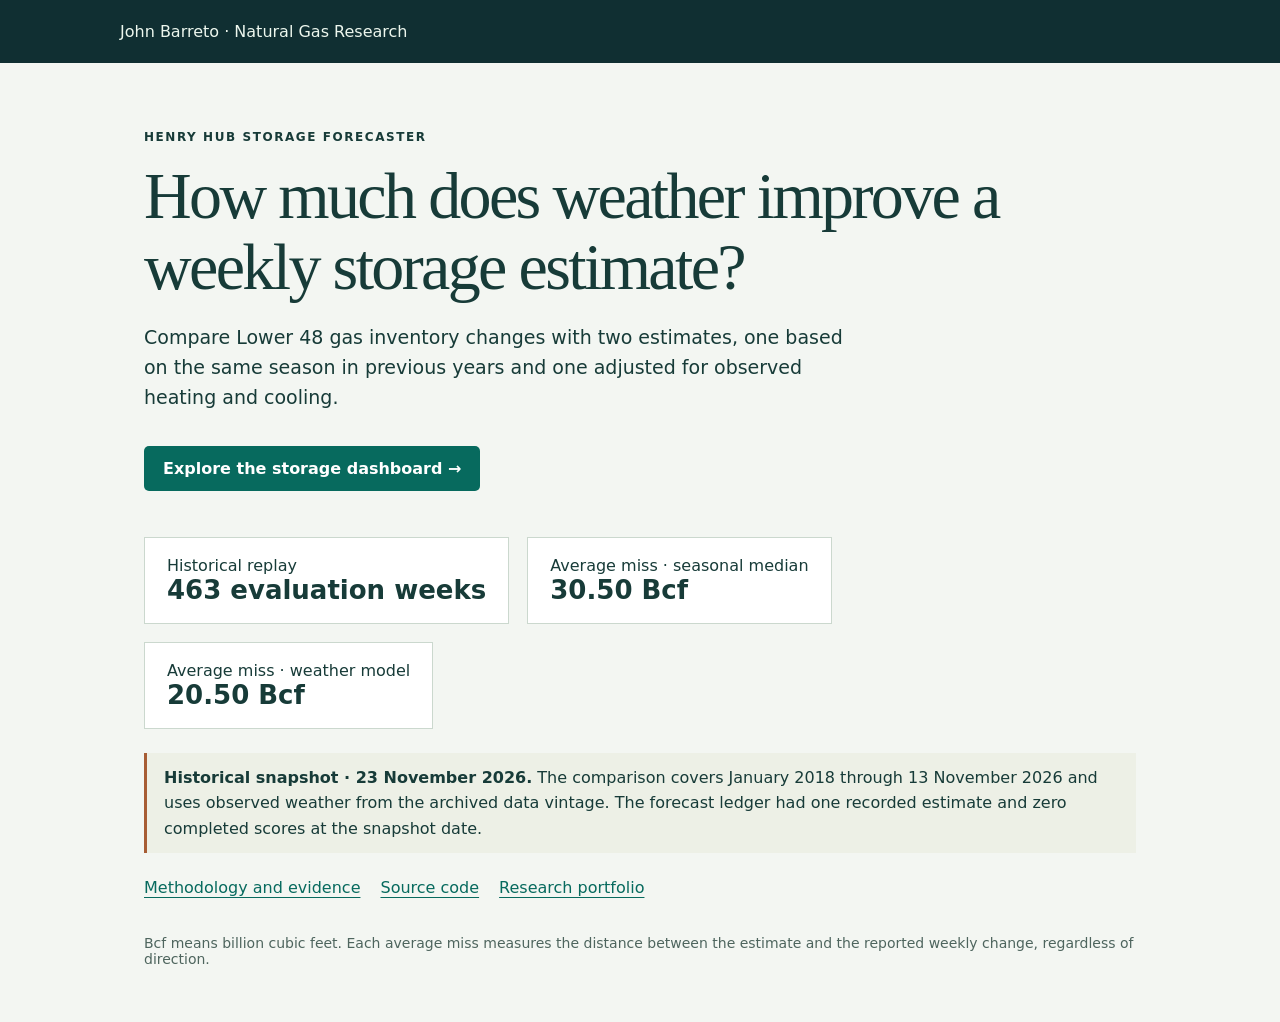
<file: index.html>
<!doctype html>
<html lang="en"><head><meta charset="utf-8"><meta name="viewport" content="width=device-width,initial-scale=1"><meta name="description" content="Inspect an archived Lower 48 storage nowcast, its seasonal benchmark, and historical model errors."><meta name="theme-color" content="#102f32"><title>Henry Hub Storage Forecaster · John Barreto</title>
<style>:root{color-scheme:light;font-family:system-ui,sans-serif;color:#173b38;background:#f3f6f2}*{box-sizing:border-box}body{margin:0}header{padding:22px max(24px,calc((100% - 1040px)/2));background:#102f32;color:#edf7ee}header a{color:inherit}main{max-width:1040px;margin:auto;padding:55px 24px}.eyebrow{text-transform:uppercase;letter-spacing:.13em;font-size:12px;font-weight:700}h1{font:normal clamp(36px,6vw,66px)/1.08 Georgia,serif;letter-spacing:-.04em;margin:16px 0}.intro{font-size:19px;max-width:720px;line-height:1.6}a{color:#076a5e;text-underline-offset:4px}.open{display:inline-block;background:#076a5e;color:white;padding:13px 19px;border-radius:5px;font-weight:650;text-decoration:none;margin:14px 0 22px}.facts{display:flex;flex-wrap:wrap;gap:18px;margin:24px 0}.facts>div{border:1px solid #cbd8ce;padding:18px 22px;min-width:240px;background:white}strong{display:block;font-size:26px}.note{border-left:3px solid #a75d35;padding:12px 17px;line-height:1.6;background:#edf0e6}nav{display:flex;flex-wrap:wrap;gap:20px;margin-top:25px}:focus-visible{outline:3px solid #ad6138;outline-offset:4px}footer{margin-top:38px;color:#4e655e;font-size:14px}.skip{position:absolute;left:8px;top:-80px;background:white;padding:9px}.skip:focus{top:8px}</style></head>
<body><a class="skip" href="#main">Skip to project</a><header>John Barreto · Natural Gas Research</header><main id="main"><p class="eyebrow">Henry Hub Storage Forecaster</p><h1>How much does weather improve a weekly storage estimate?</h1><p class="intro">Compare Lower 48 gas inventory changes with two estimates, one based on the same season in previous years and one adjusted for observed heating and cooling.</p><a class="open" href="lab/storage/">Explore the storage dashboard →</a><div class="facts"><div><span>Historical replay</span><strong>463 evaluation weeks</strong></div><div><span>Average miss · seasonal median</span><strong>30.50 Bcf</strong></div><div><span>Average miss · weather model</span><strong>20.50 Bcf</strong></div></div><p class="note"><b>Historical snapshot · 23 November 2026.</b> The comparison covers January 2018 through 13 November 2026 and uses observed weather from the archived data vintage. The forecast ledger had one recorded estimate and zero completed scores at the snapshot date.</p><nav aria-label="Project resources"><a href="https://github.com/NeuraX-JB/henry-hub-storage-forecaster/blob/main/lab/research/storage-weather.md">Methodology and evidence</a><a href="https://github.com/NeuraX-JB/henry-hub-storage-forecaster">Source code</a><a href="https://github.com/NeuraX-JB">Research portfolio</a></nav><footer>Bcf means billion cubic feet. Each average miss measures the distance between the estimate and the reported weekly change, regardless of direction.</footer></main></body></html>
</file>
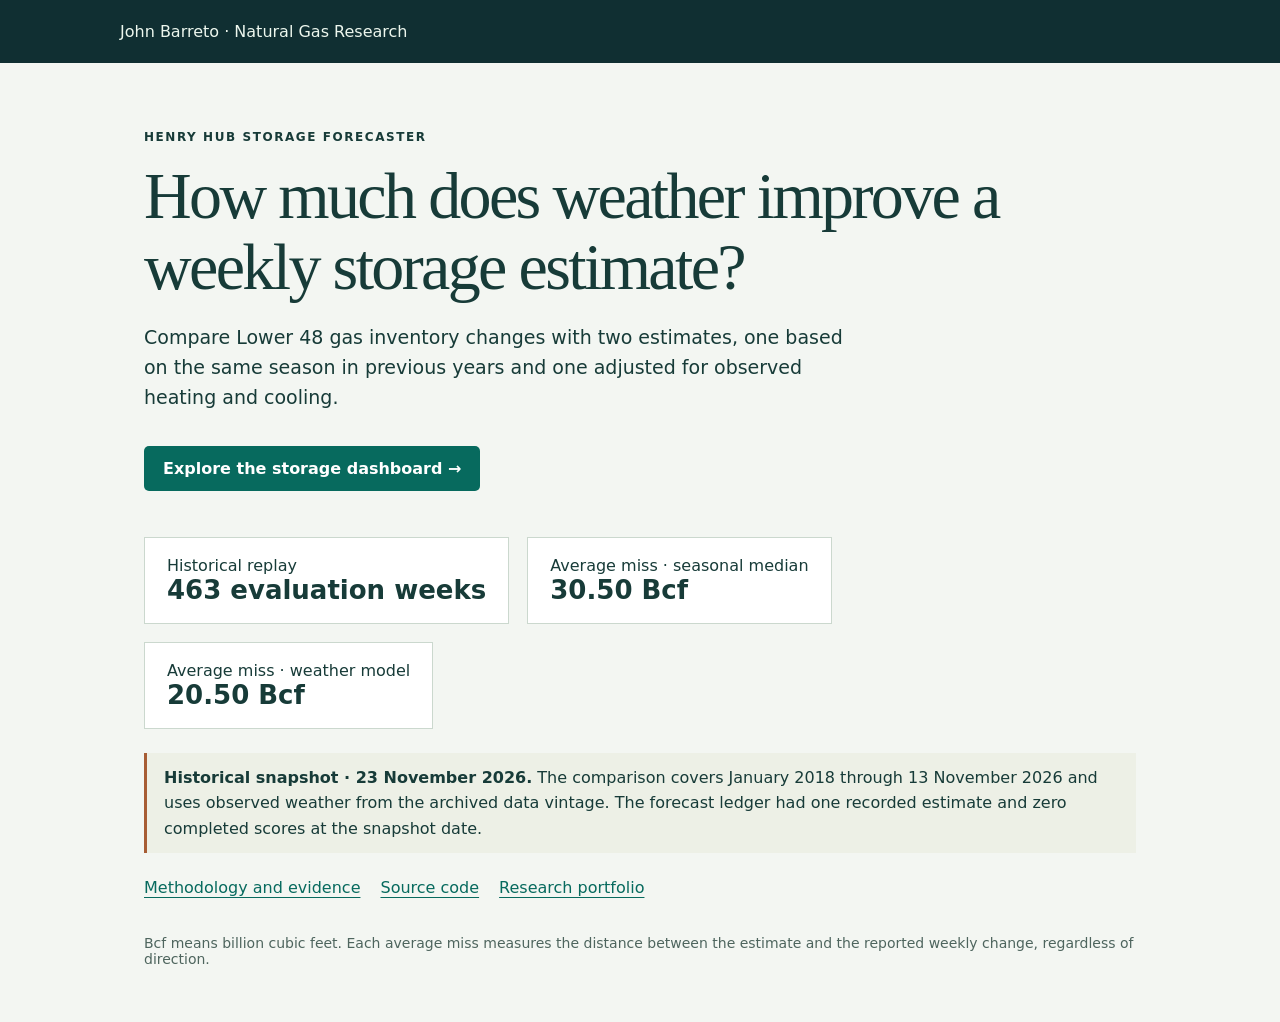
<file: lab/index.html>
<!doctype html><html lang="en"><head><meta charset="utf-8"><meta name="viewport" content="width=device-width,initial-scale=1"><meta http-equiv="refresh" content="0; url=../"><title>Project home</title></head><body><p><a href="../">Open the project home</a></p></body></html>
</file>
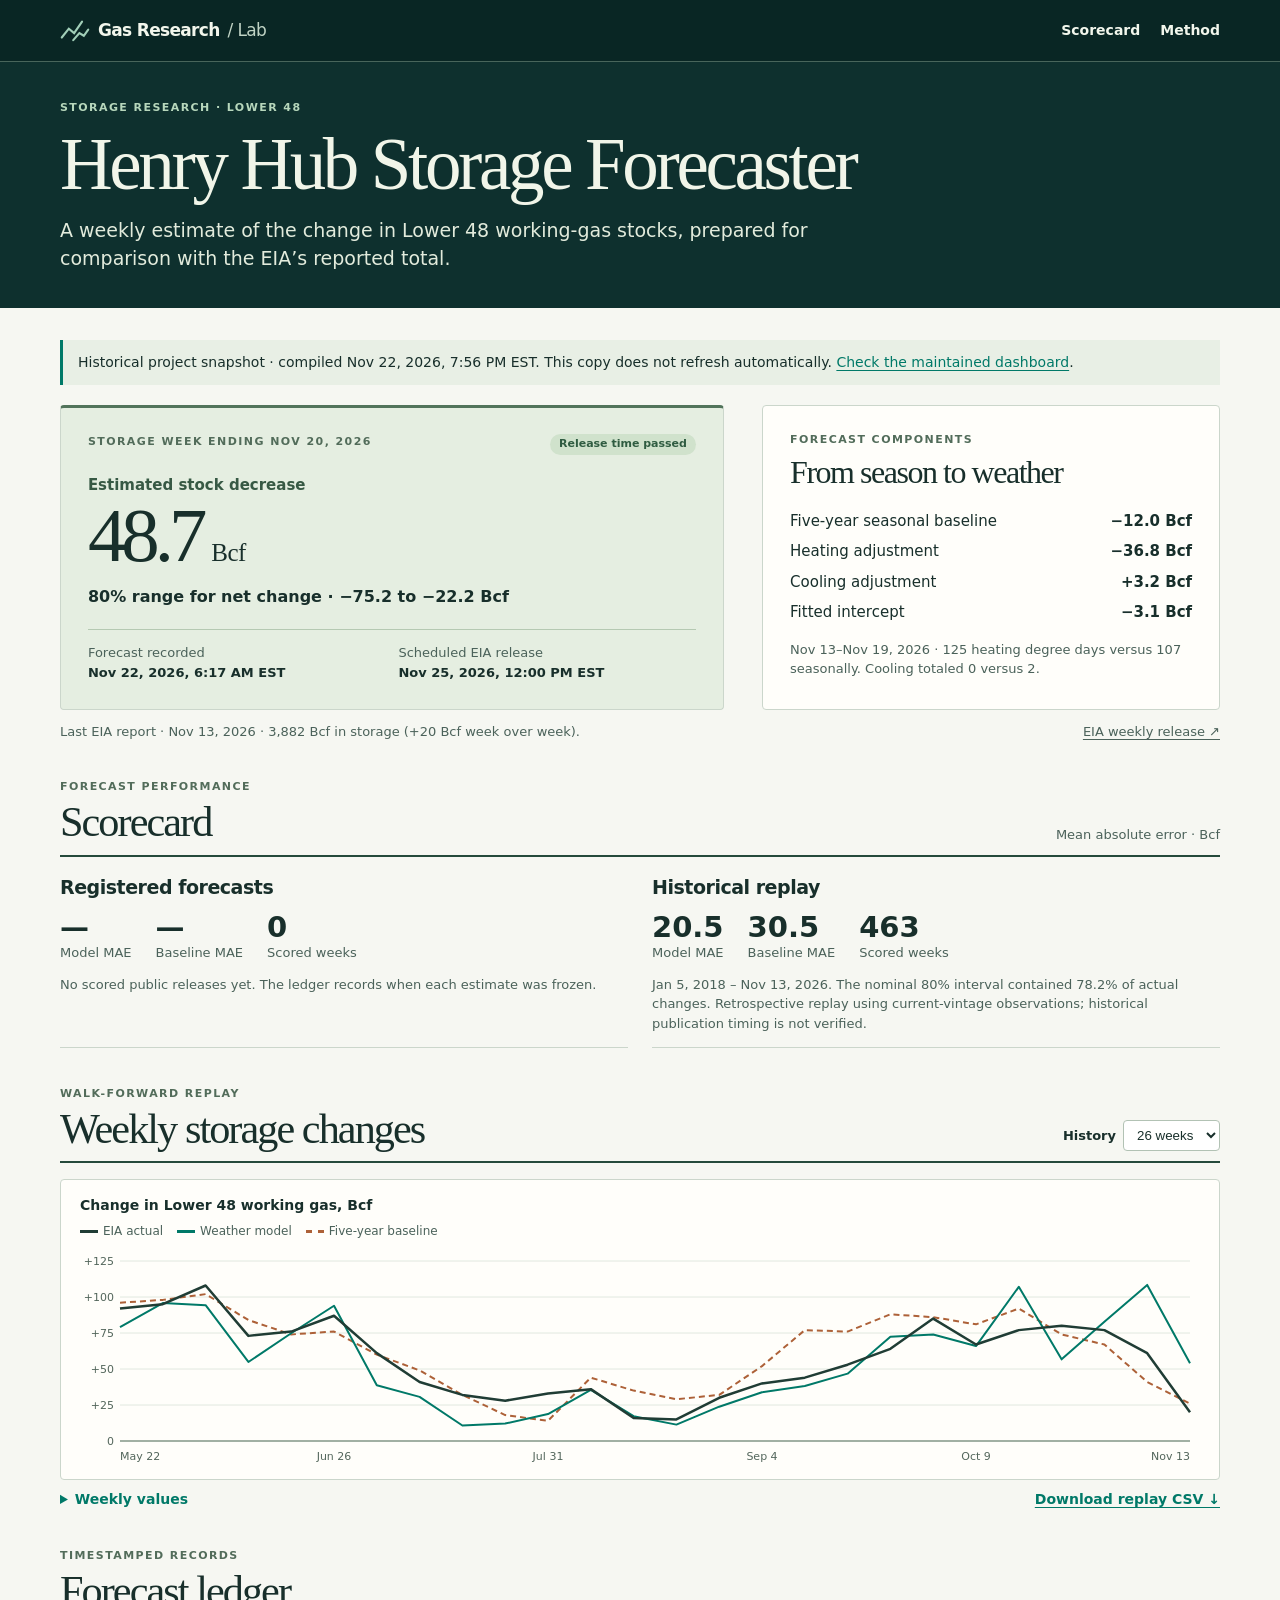
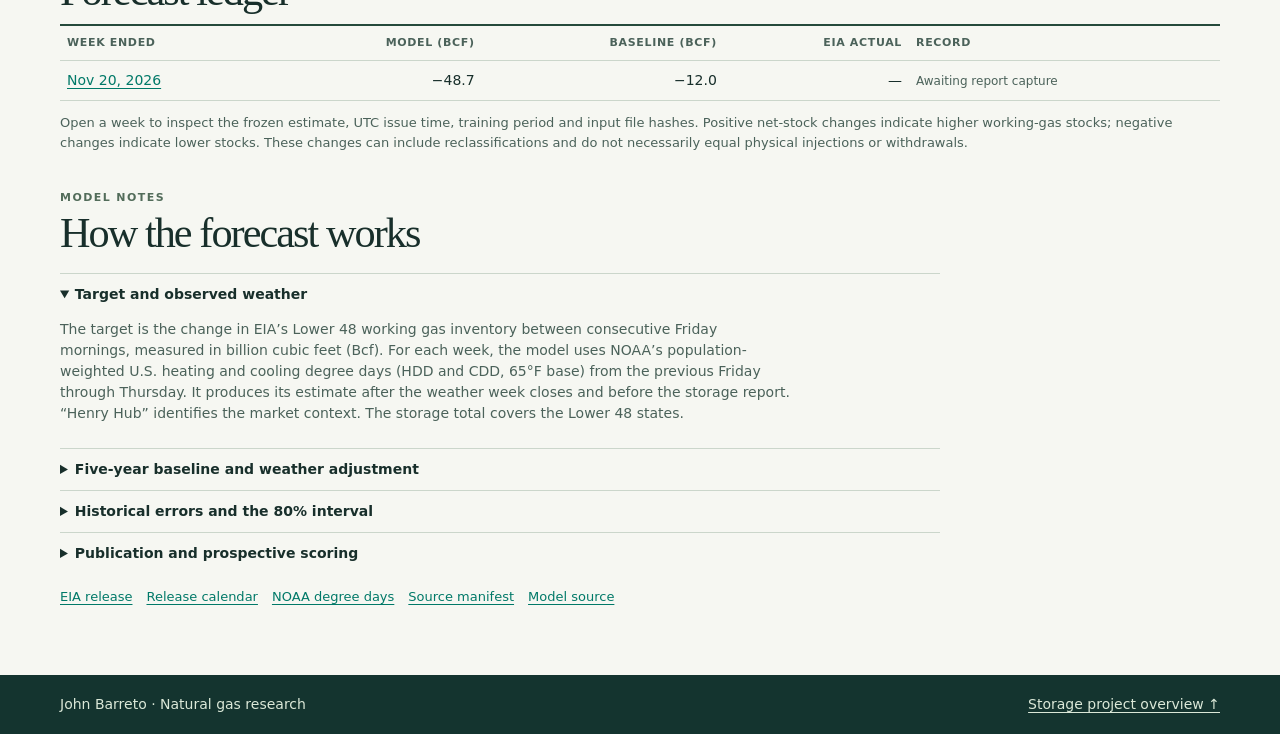
<file: lab/storage/index.html>
<!doctype html>
<html lang="en">
<head><meta charset="utf-8"><meta name="viewport" content="width=device-width,initial-scale=1"><meta name="theme-color" content="#0e302e">
<title>Henry Hub Storage Forecaster · Natural Gas Research</title>
<meta name="description" content="Archived Lower 48 storage research: a weather-adjusted nowcast, a five-year seasonal benchmark, and separate historical and public forecast records.">
<link rel="stylesheet" href="storage.css"><script src="app.js?v=56286dca7cef" defer></script></head>
<body><a class="skip" href="#main">Skip to forecast</a>
<header><div class="shell nav"><a class="brand" href="../../"><svg aria-hidden="true" viewBox="0 0 34 27"><path d="M2 21l8-10 6 5 9-13M15 24l7-8 5 3 5-7"/></svg>Gas Research <span>/ Lab</span></a><nav aria-label="Sections"><a href="#scores">Scorecard</a><a href="#method">Method</a></nav></div></header>
<main id="main">
<section class="hero"><div class="shell"><p class="over">Storage research · Lower 48</p><h1>Henry Hub Storage Forecaster</h1><p class="intro">A weekly estimate of the change in Lower 48 working-gas stocks, prepared for comparison with the EIA’s reported total.</p></div></section>
<div class="shell body"><p class="snapshot">Historical project snapshot · compiled <time id="as-of">23 November 2026</time>. This copy does not refresh automatically. <a href="https://neurax-jb.github.io/Henry-Hub-Futures-Curve-Explorer-How-the-Natural-Gas-Market-prices-winter/lab/storage/">Check the maintained dashboard</a>.</p><p id="load" role="status">Loading forecast archive…</p>
<noscript><p>Enable JavaScript to explore the charts, or <a href="backtest.csv">download the historical forecasts as CSV</a>.</p></noscript>
<div id="app" hidden>
<section class="forecast-layout" aria-label="Forecast recorded in this snapshot">
<div class="forecast"><div class="topline"><p class="over">Storage week ending <span id="target"></span></p><span class="status" id="status" role="status"></span></div>
<p class="direction" id="direction"></p><div id="number" class="call"></div>
<p class="range" id="range"></p>
<div class="when"><div><span>Forecast recorded</span><strong id="issue"></strong></div><div><span>Scheduled EIA release</span><strong id="due"></strong></div></div>
</div>
<aside class="balance"><p class="over">Forecast components</p><h2>From season to weather</h2><div id="components"></div><p id="exposure" class="fine"></p></aside>
</section>
<div class="source-line"><span id="latest"></span><a href="https://ir.eia.gov/ngs/ngs.html">EIA weekly release ↗</a></div>

<section id="scores" class="section"><div class="section-heading"><div><p class="over">Forecast performance</p><h2>Scorecard</h2></div><span>Mean absolute error · Bcf</span></div>
<div class="score-grid"><article class="score"><h3>Registered forecasts</h3><div class="scores" id="live-scores"></div><p id="live-info"></p></article>
<article class="score"><h3>Historical replay</h3><div class="scores" id="back-scores"></div><p id="back-info"></p></article></div></section>

<section class="section"><div class="section-heading"><div><p class="over">Walk-forward replay</p><h2>Weekly storage changes</h2></div><label class="select-label">History <select id="weeks"><option value="13">13 weeks</option><option value="26" selected>26 weeks</option><option value="52">52 weeks</option></select></label></div>
<figure class="chart-frame" aria-labelledby="chart-caption"><figcaption id="chart-caption">Change in Lower 48 working gas, Bcf</figcaption><div class="legend"><span class="actual">EIA actual</span><span class="model">Weather model</span><span class="base">Five-year baseline</span></div><svg id="chart" role="img" aria-label="Weekly actual storage changes and the two historical forecasts"></svg></figure>
<div class="table-head"><details id="history-details"><summary>Weekly values</summary><div class="table-scroll" tabindex="0" role="region" aria-label="Weekly replay values, horizontally scrollable"><table><thead><tr><th scope="col">Week ended</th><th scope="col">Actual (Bcf)</th><th scope="col">Model (Bcf)</th><th scope="col">Baseline (Bcf)</th><th scope="col">80% range (Bcf)</th></tr></thead><tbody id="history-body"></tbody></table></div></details><a class="download" href="backtest.csv" download>Download replay CSV ↓</a></div></section>

<section class="section"><div class="section-heading"><div><p class="over">Timestamped records</p><h2>Forecast ledger</h2></div></div><div class="table-scroll" tabindex="0" role="region" aria-label="Forecast ledger, horizontally scrollable"><table><thead><tr><th scope="col">Week ended</th><th scope="col">Model (Bcf)</th><th scope="col">Baseline (Bcf)</th><th scope="col">EIA actual</th><th scope="col">Record</th></tr></thead><tbody id="ledger"></tbody></table></div><p class="fine">Open a week to inspect the frozen estimate, UTC issue time, training period and input file hashes. Positive net-stock changes indicate higher working-gas stocks; negative changes indicate lower stocks. These changes can include reclassifications and do not necessarily equal physical injections or withdrawals.</p></section>

<section id="method" class="section method"><p class="over">Model notes</p><h2>How the forecast works</h2>
<details open><summary>Target and observed weather</summary><p>The target is the change in EIA’s Lower 48 working gas inventory between consecutive Friday mornings, measured in billion cubic feet (Bcf). For each week, the model uses NOAA’s population-weighted U.S. heating and cooling degree days (HDD and CDD, 65°F base) from the previous Friday through Thursday. It produces its estimate after the weather week closes and before the storage report. “Henry Hub” identifies the market context. The storage total covers the Lower 48 states.</p></details>
<details><summary>Five-year baseline and weather adjustment</summary><p>The baseline is the median change on the closest Friday to the same calendar date in each of the prior five years. A linear model fits the part of historical storage changes left over after that baseline using heating and cooling degree-day differences from their own five-year medians. The component table shows both weather contributions and the fitted intercept. It measures historical associations. Production, exports, outages and storage reclassifications can also influence reported changes.</p></details>
<details><summary>Historical errors and the 80% interval</summary><p>Every replay week is forecast using only earlier training weeks, with a minimum of 104 and a maximum of 156. The interval uses an 80th-percentile absolute error from up to 104 previous out-of-sample weeks, after at least 52 exist. The scorecard averages absolute misses on the same eligible weeks for both models. Coverage measures the share of actual changes inside the interval. Historical inputs come from today’s available data vintages and may include revisions. Historical forecasts assume the complete weather week was available before the storage release.</p></details>
<details><summary>Publication and prospective scoring</summary><p>The first complete estimate recorded for a target week is frozen. The pipeline checks the EIA’s stated next release and holiday schedule before accepting it. The live score uses the net change in the first EIA weekly release table captured by the pipeline and requires evidence that a successful public Pages deployment contained the identical forecast before the release. A missed release or missing publication evidence leaves a forecast unscored. Later changes to shared historical series can update the replay.</p></details>
<p class="links"><a href="https://ir.eia.gov/ngs/ngs.html">EIA release</a><a href="https://ir.eia.gov/ngs/schedule.html">Release calendar</a><a href="https://ftp.cpc.ncep.noaa.gov/htdocs/degree_days/weighted/daily_data/">NOAA degree days</a><a href="../data/manifest.json">Source manifest</a><a href="model.py">Model source</a></p></section>
</div></div></main>
<footer><div class="shell"><span>John Barreto · Natural gas research</span><a href="../../">Storage project overview ↑</a></div></footer></body></html>
</file>
<file: lab/storage/storage.css>
:root{--paper:#f6f7f2;--ink:#182f2b;--muted:#4b625a;--petrol:#0e302e;--accent:#007968;--ochre:#ad6138;--line:#cbd6cb;--serif:Georgia,"Times New Roman",serif;--ui:"Inter","Segoe UI",system-ui,sans-serif;color-scheme:light}
*{box-sizing:border-box}html{scroll-behavior:smooth}body{margin:0;font:16px/1.5 var(--ui);background:var(--paper);color:var(--ink)}a{color:var(--accent);text-underline-offset:3px}a:focus-visible,summary:focus-visible,select:focus-visible{outline:3px solid #be7b46;outline-offset:3px}.shell{width:min(1160px,calc(100% - clamp(36px,8vw,120px)));margin-inline:auto}.skip{position:fixed;transform:translateY(-180%);background:white;padding:8px;z-index:5}.skip:focus{transform:none}header{background:#092624;border-bottom:1px solid #48655b;color:#f2f6ec}.nav,.nav nav,footer .shell{display:flex;align-items:center;justify-content:space-between;gap:20px}.nav{min-height:61px}.brand,.nav nav a{color:inherit;text-decoration:none;font-weight:650}.brand{display:inline-flex;gap:8px;align-items:center;letter-spacing:-.04em;font-size:17px}.brand span{font-weight:400;color:#c0d3c4}.brand svg{width:30px;fill:none;stroke:#a1cfb8;stroke-width:2.4;stroke-linecap:round}.nav nav a{font-size:14px}.hero{background:var(--petrol);color:#f1f5e9;padding:38px 0 35px}.over{text-transform:uppercase;letter-spacing:.13em;font:700 11px/1.45 var(--ui);margin:0;color:#526c5a}.hero .over{color:#b7d7bc}.hero h1,h2{font:500 clamp(33px,3.3vw,48px)/1.05 var(--serif);letter-spacing:-.046em}.hero h1{font-size:clamp(41px,5.7vw,76px);margin:11px 0 12px}.intro{color:#e2ebdc;max-width:750px;font-size:clamp(16px,1.6vw,19px);margin:0}.body{padding:32px 0 56px}.forecast-layout{display:grid;grid-template-columns:1.45fr 1fr;gap:clamp(16px,3vw,45px)}.forecast,.balance{padding:clamp(17px,2.1vw,32px);border:1px solid var(--line);border-radius:4px}.forecast{background:#e5eee1;border-top:3px solid #52745b}.balance{background:#fffefa}.topline,.source-line,.section-heading,.components-row,.table-head{display:flex;justify-content:space-between;align-items:center;gap:12px}.topline{align-items:flex-start;flex-wrap:wrap}.status{border-radius:30px;padding:2px 9px;font-size:11px;font-weight:700;background:#d0e2cc;color:#2f5c41}.direction{margin:19px 0 0;color:#375944;font-size:15px;font-weight:650}.call{font:500 clamp(56px,6vw,84px)/1.05 var(--serif);letter-spacing:-.065em}.call small{font:500 25px var(--serif);letter-spacing:-.02em;margin-left:9px}.range{font-weight:550;margin:8px 0 20px}.when{display:grid;grid-template-columns:1fr 1fr;gap:13px;border-top:1px solid #b5c9b2;padding-top:13px}.when span,.when strong{display:block;font-size:13px}.when span{color:var(--muted)}.when strong{font-weight:620}.balance h2{font-size:clamp(25px,2.5vw,34px);margin:8px 0 16px}.components-row{padding:4px 0;font-size:15px}.components-row strong,td,.scores strong{font-variant-numeric:tabular-nums}.fine{font-size:13px;color:var(--muted);margin:12px 0 0}.source-line{font-size:13px;color:var(--muted);margin:12px 0;flex-wrap:wrap}.source-line a{color:inherit}.section{margin-top:38px;scroll-margin-top:10px}.section-heading{align-items:end;border-bottom:2px solid #254a3b;padding-bottom:10px;flex-wrap:wrap}.section-heading h2,.method h2{margin:5px 0 0}.section-heading>span{font-size:13px;color:var(--muted)}.score-grid{display:grid;grid-template-columns:1fr 1fr;gap:24px}.score{padding:16px 0 14px;border-bottom:1px solid var(--line)}.score h3{font-size:19px;letter-spacing:-.025em;margin:0 0 12px}.scores,.legend,.links{display:flex;flex-wrap:wrap;gap:24px}.scores>div{display:grid;gap:1px}.scores strong{font-size:29px;line-height:1}.scores span,.score p{font-size:13px;color:var(--muted)}.score p{margin:12px 0 0}.select-label{font-size:13px;font-weight:600;display:flex;gap:7px;align-items:center}select{border-radius:4px;border:1px solid #b2c2b4;padding:6px 9px;background:white;color:var(--ink)}.chart-frame{margin:16px 0 9px;background:#fffefa;border:1px solid var(--line);border-radius:4px;padding:15px 19px 8px}figcaption{font-size:14px;font-weight:650}.legend{gap:14px;font-size:12px;color:var(--muted);margin:6px 0}.legend span{display:flex;gap:5px;align-items:center}.legend span:before{content:"";width:18px;border-top:3px solid #203d35}.legend .model:before{border-color:var(--accent)}.legend .base:before{border-color:var(--ochre);border-top-style:dashed}#chart{width:100%;height:225px;display:block}.table-head{align-items:start;gap:18px}.table-head details{flex:1;min-width:0}summary,.download{font-size:14px;font-weight:650;color:var(--accent);cursor:pointer}.download{flex-shrink:0}table{border-collapse:collapse;width:100%;font-size:14px}th,td{padding:9px 7px;text-align:right;border-bottom:1px solid var(--line);white-space:nowrap}th{text-transform:uppercase;letter-spacing:.06em;font-size:11px;color:var(--muted)}th:first-child,td:first-child,td:nth-child(5),th:nth-child(5){text-align:left}.table-scroll{overflow-x:auto}.ledger-status{font-size:12px;color:var(--muted)}.method{max-width:880px}.method h2{margin-bottom:17px}.method details{border-top:1px solid var(--line);padding:10px 0}.method summary{color:var(--ink)}.method details p{max-width:82ch;color:var(--muted);font-size:14px}.links{gap:14px;font-size:13px}footer{background:#14342f;color:#dbe8d8;font-size:14px;padding:19px 0}footer a{color:inherit}
@media(max-width:760px){.forecast-layout{grid-template-columns:1fr;gap:12px}.hero{padding:28px 0}.body{padding-top:19px}.nav nav{gap:14px}.source-line{align-items:start}.section{margin-top:28px}}
@media(max-width:530px){.score-grid{grid-template-columns:1fr;gap:0}.when{grid-template-columns:1fr}.table-head{display:grid}.balance{padding:16px}.chart-frame{padding:12px 8px 5px}.chart-frame svg{height:200px}.nav{gap:10px}.nav nav a{font-size:12px}.brand{font-size:15px}.brand svg{width:24px}.nav nav{gap:8px}.section-heading{align-items:start}.scores strong{font-size:25px}.call{font-size:62px}.shell{width:calc(100% - 32px)}footer .shell{align-items:start;font-size:12px}}
@media(prefers-reduced-motion:reduce){html{scroll-behavior:auto}}

.snapshot{padding:12px 15px;border-left:3px solid var(--accent);background:#e8efe5;font-size:14px;margin:0 0 20px}.table-scroll:focus-visible,button:focus-visible{outline:3px solid #be7b46;outline-offset:3px}#load button{font:inherit;padding:6px 10px;cursor:pointer;background:white;border:1px solid var(--line);border-radius:4px}
</file>
